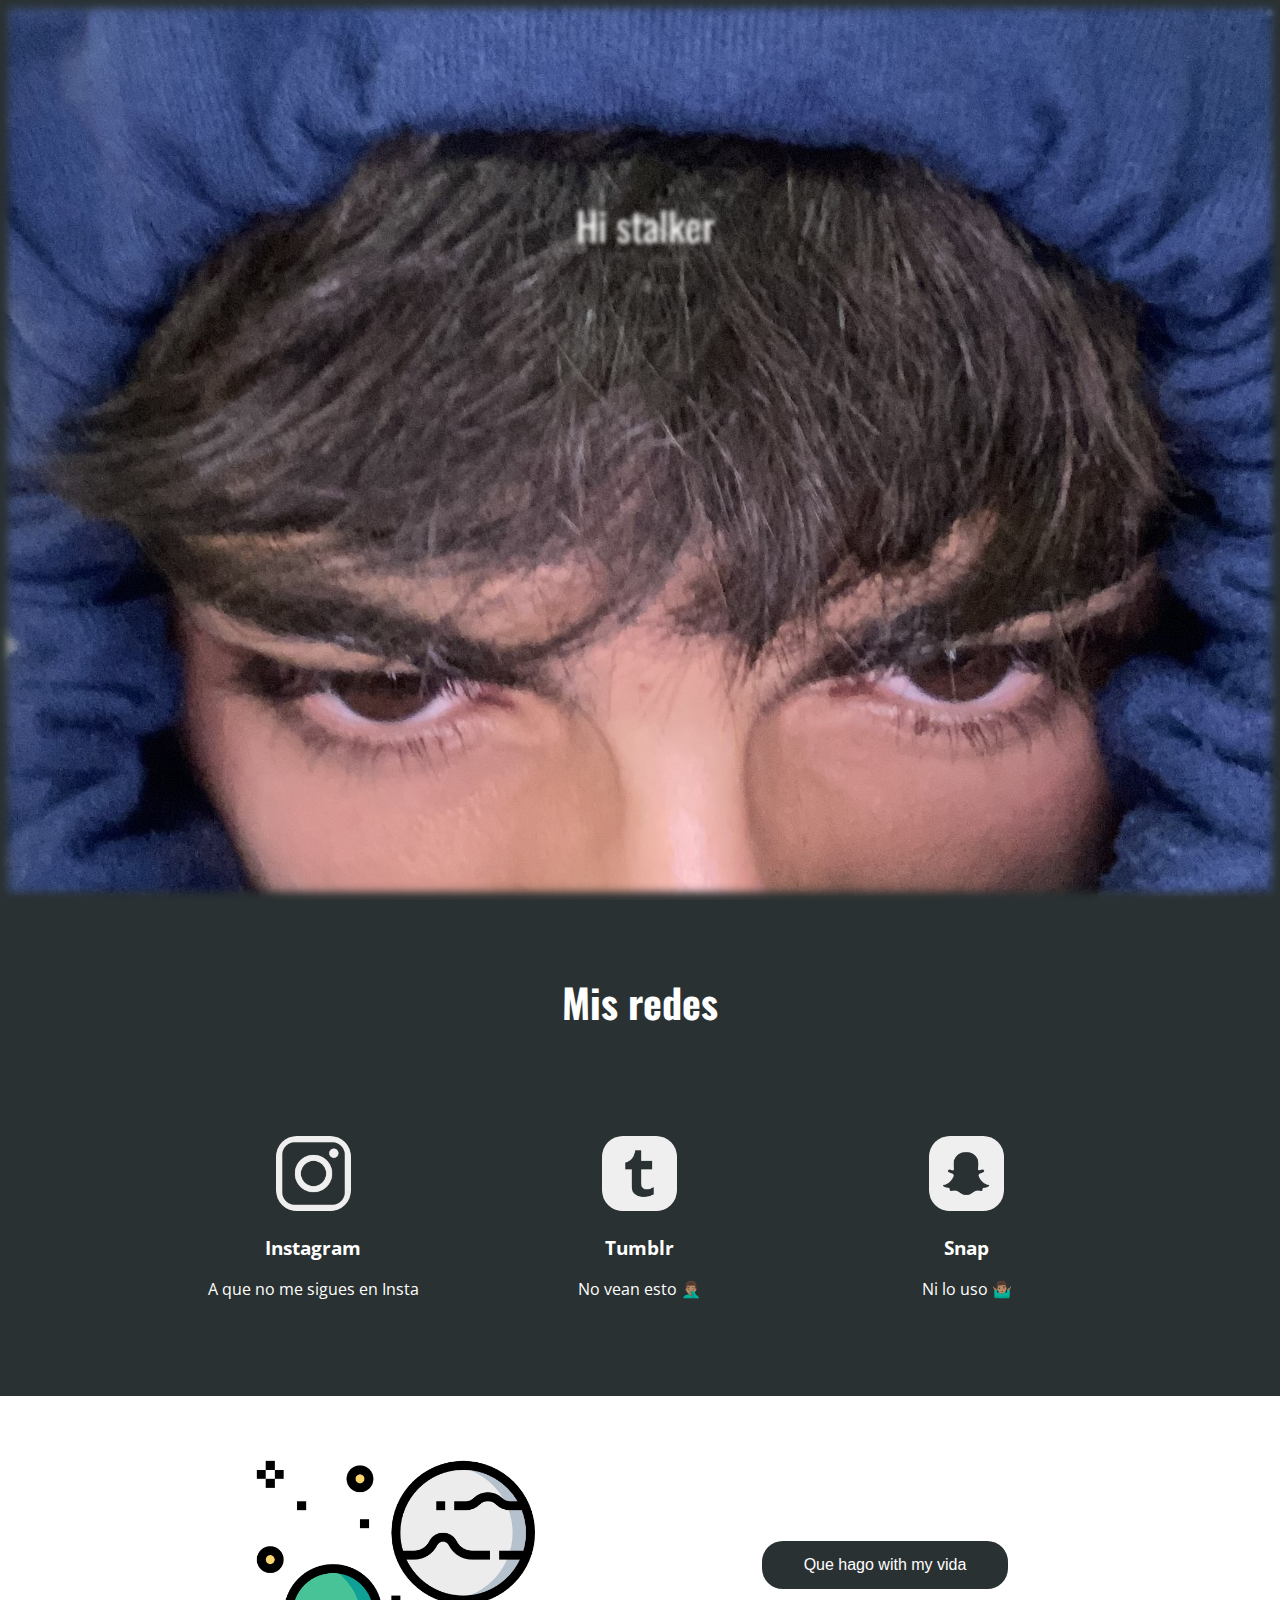
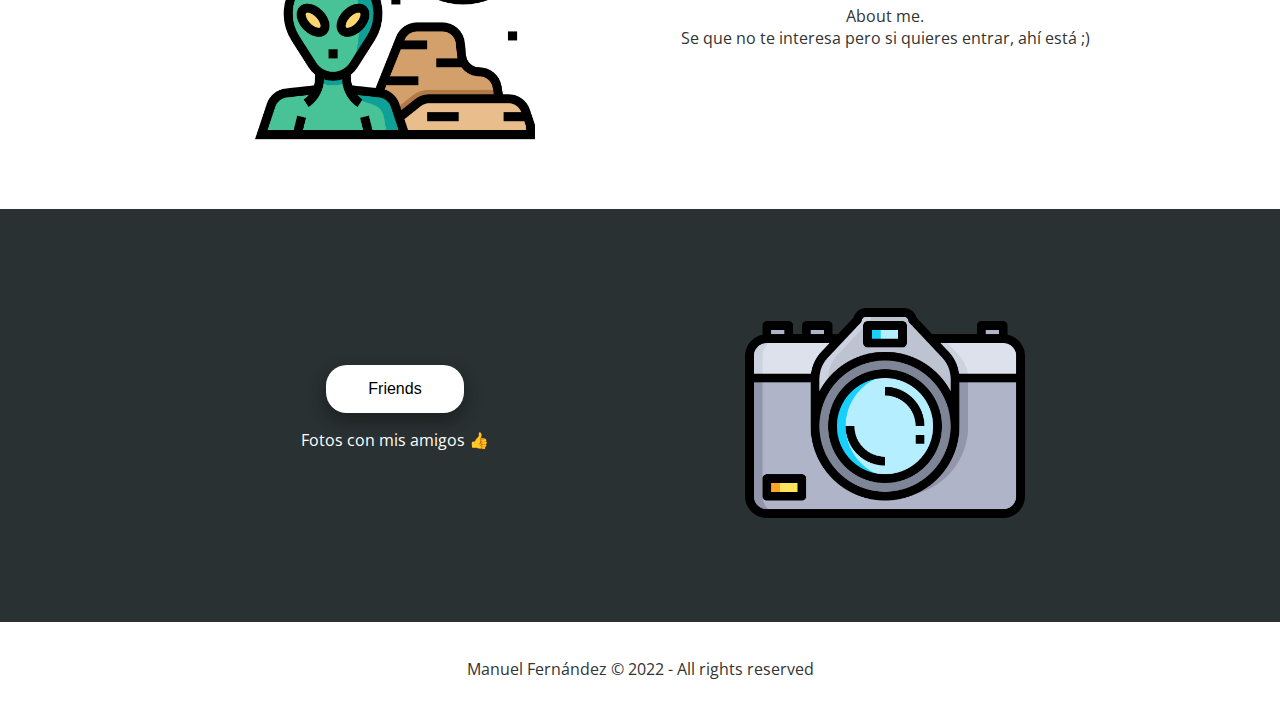
<file: index.html>
<!DOCTYPE html>
<html lang="en">
  <head>
    <meta charset="UTF-8">
    <title>Manu's Blog</title>
    <link rel="shortcut icon" href="img/icon.png" />
    <meta name="viewport" content="width=device-width, user-scalable=no, initial-scale=1.0, maximum-scale=1.0, minimum-scale=1.0">
    <!-- Google Fonts -->
    <link href="https://fonts.googleapis.com/css?family=Open+Sans" rel="stylesheet">
    <link href="https://fonts.googleapis.com/css?family=Oswald" rel="stylesheet">
    <!-- ANIMATE.CSS -->
    <link rel="stylesheet"
      href="https://cdn.jsdelivr.net/npm/animate.css@3.5.2/animate.min.css">
    <!-- Font Awesome -->
    <link rel="stylesheet" href="https://use.fontawesome.com/releases/v5.3.1/css/all.css" integrity="sha384-mzrmE5qonljUremFsqc01SB46JvROS7bZs3IO2EmfFsd15uHvIt+Y8vEf7N7fWAU" crossorigin="anonymous">
    <!-- Custom CSS -->
    <link rel="stylesheet" href="css/style.css">
  </head>
  <body>
    <!-- Header -->
    <header  class="header">
      <div class="header-content animated flash">
        <div class="title">
          Hi stalker
        </div>
        <div class="text">
          :)
        </div>
      </div>
    </header>

    <!-- Services -->
    <div class="services text-center">
      <h3 class="title">Mis redes</h3>
      <div class="container grid-3">
        <div>
          <!--<button type="button" name="igbt"><i class="fab fa-instagram fa-5x"></i></button>-->
          <input type="image" name="botoninsta" class="redes" src="img/instagram.png" width="75px" height="75px" onclick="location.href='https://www.instagram.com/manuu_fzp'"/>
          <h3>Instagram</h3>
          <div>
            A que no me sigues en Insta
          </div>
        </div>
        <div>
          <input type="image" name="botontumblr" class="redes" src="img/tumblr.png" width="75px" height="75px" onclick="location.href='https://www.tumblr.com/blog/manolo007'"/>
          <h3>Tumblr</h3>
          <div>
            No vean esto 🤦🏽‍♂️
          </div>
        </div>
        <div>
          <input type="image" name="botonsnap" class="redes" src="img/snapchat.png" width="75px" height="75px" onclick="location.href='https://www.snapchat.com'"/>
          <h3>Snap</h3>
          <div>
            Ni lo uso 🤷🏽‍♂️
          </div>
        </div>
      </div>
    </div>

    <!-- About -->
    <section class="about bg-light">
      <div class="container text-center">
        <div class="grid-2">
          <div class="center ">
            <!--<i class="fas fa-fighter-jet fa-10x"></i>-->
            <img src="img/extraterrestre.png" class="imgovniplanet">
          </div>
          <div class="center1">
            <!--<h3 class="title">Hobbies</h3>-->
            <input type="button" name="botonhobbies" class="boto" value="Que hago with my vida" onclick="location.href='aboutme.html'"/>
            <p>
              <span>About me.<span/>
              <br>
              <span>Se que no te interesa pero si quieres entrar, ahí está ;)</span>
            </p>
          </div>
        </div>
      </div>
    </section>

    <section>
      <div class="container text-center">
        <div class="grid-2">
          <div class="center1">
            <!--<h3 class="title">About Me</h3>-->
            <input type="button" name="botonamigos" class="boto2" value="Friends" onclick="location.href='friends.html'"/>
            <p>
              <span>Fotos con mis amigos 👍</span>
            </p>
          </div>
          <div class="center">
            <!--<i class="fas fa-cannabis fa-10x"></i>-->
            <img src="img/camara-reflex-digital.png" class="imgovniplanet" >
          </div>
        </div>
      </div>
    </section>
    <!-- Footer -->
    <footer class="text-center bg-light">
      <p>Manuel Fernández &copy; 2022 - All rights reserved</p>
    </footer>
  </body>
</html>
</file>
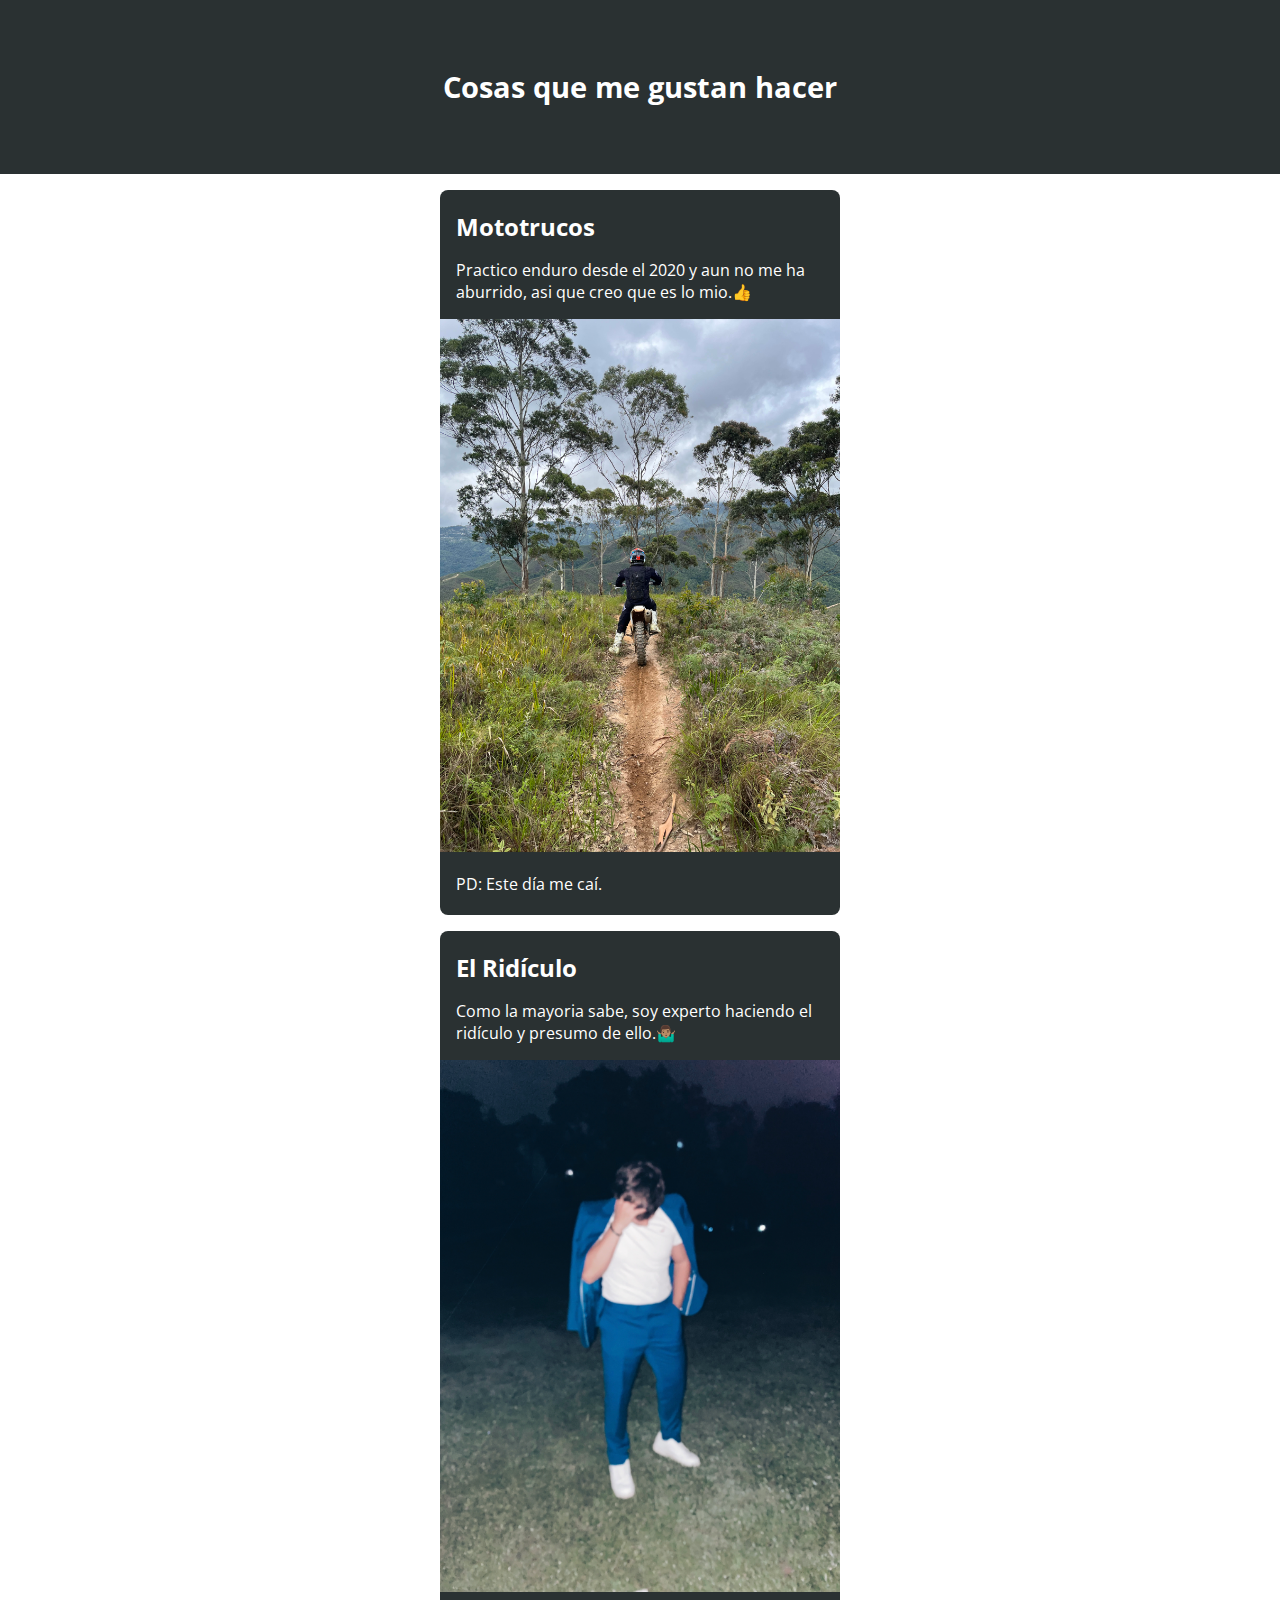
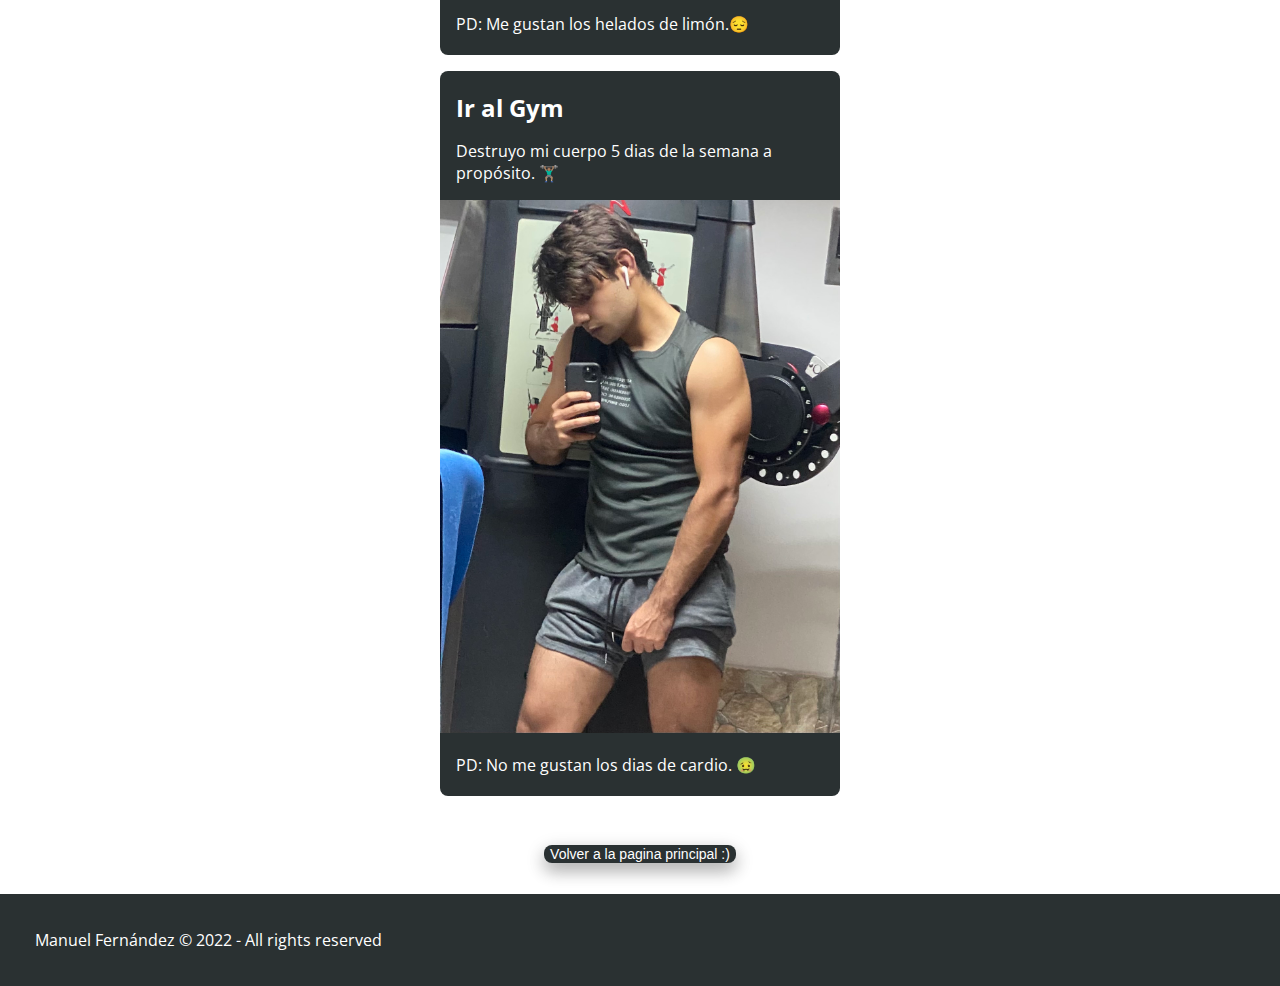
<file: aboutme.html>
<!DOCTYPE html>
<html lang="en">
  <head>
    <meta charset="UTF-8">
    <title>About Me.</title>
    <link rel="shortcut icon" href="img/icon.png" />
    <meta name="viewport" content="width=device-width, user-scalable=no, initial-scale=1.0, maximum-scale=1.0, minimum-scale=1.0">
    <!-- Google Fonts -->
    <link href="https://fonts.googleapis.com/css?family=Open+Sans" rel="stylesheet">
    <link href="https://fonts.googleapis.com/css?family=Oswald" rel="stylesheet">
    <!-- ANIMATE.CSS -->
    <link rel="stylesheet"
      href="https://cdn.jsdelivr.net/npm/animate.css@3.5.2/animate.min.css">
    <!-- Font Awesome -->
    <link rel="stylesheet" href="https://use.fontawesome.com/releases/v5.3.1/css/all.css" integrity="sha384-mzrmE5qonljUremFsqc01SB46JvROS7bZs3IO2EmfFsd15uHvIt+Y8vEf7N7fWAU" crossorigin="anonymous">
    <!-- Custom CSS -->
    <link rel="stylesheet" href="css/styleaboutme.css">
  </head>
  <body>
    <!-- Header -->
    <!DOCTYPE html>
    <header>
        <h1 id="titulo">Cosas que me gustan hacer</h1>
    </header>

    <section class="container">
        <article class="post">
            <h2>Mototrucos</h2>
            <p>Practico enduro desde el 2020 y aun no me ha aburrido,
            asi que creo que es lo mio.👍</p>
            <img src="img/unnamed.jpg" width="400" />
            <p>PD: Este día me caí.</p>
        </article>
        <article class="post">
            <h2>El Ridículo</h2>
            <p>Como la mayoria sabe, soy experto haciendo el ridículo y presumo
            de ello.🤷🏽‍♂️</p>
            <img src="img/ridi.jpg" width="400" />
            <p>PD: Me gustan los helados de limón.😔</p>
        </article>
        <article class="post">
            <h2>Ir al Gym</h2>
            <p>Destruyo mi cuerpo 5 dias de la semana a propósito. 🏋🏽‍♂️</p>
            <img src="img/gym.jpg" width="400" />
            <p>PD: No me gustan los dias de cardio. 🤢</p>
        </article>
    </section>
      <article class="botones">
        <input type="button" name="inicio" class="ubeto" value="Volver a la pagina principal :)" onclick="location.href='index.html'">
      </article>

    <!-- Footer -->
    <footer class="text-center bg-light">
      <p>Manuel Fernández &copy; 2022 - All rights reserved</p>
    </footer>
  </body>
</html>
</file>
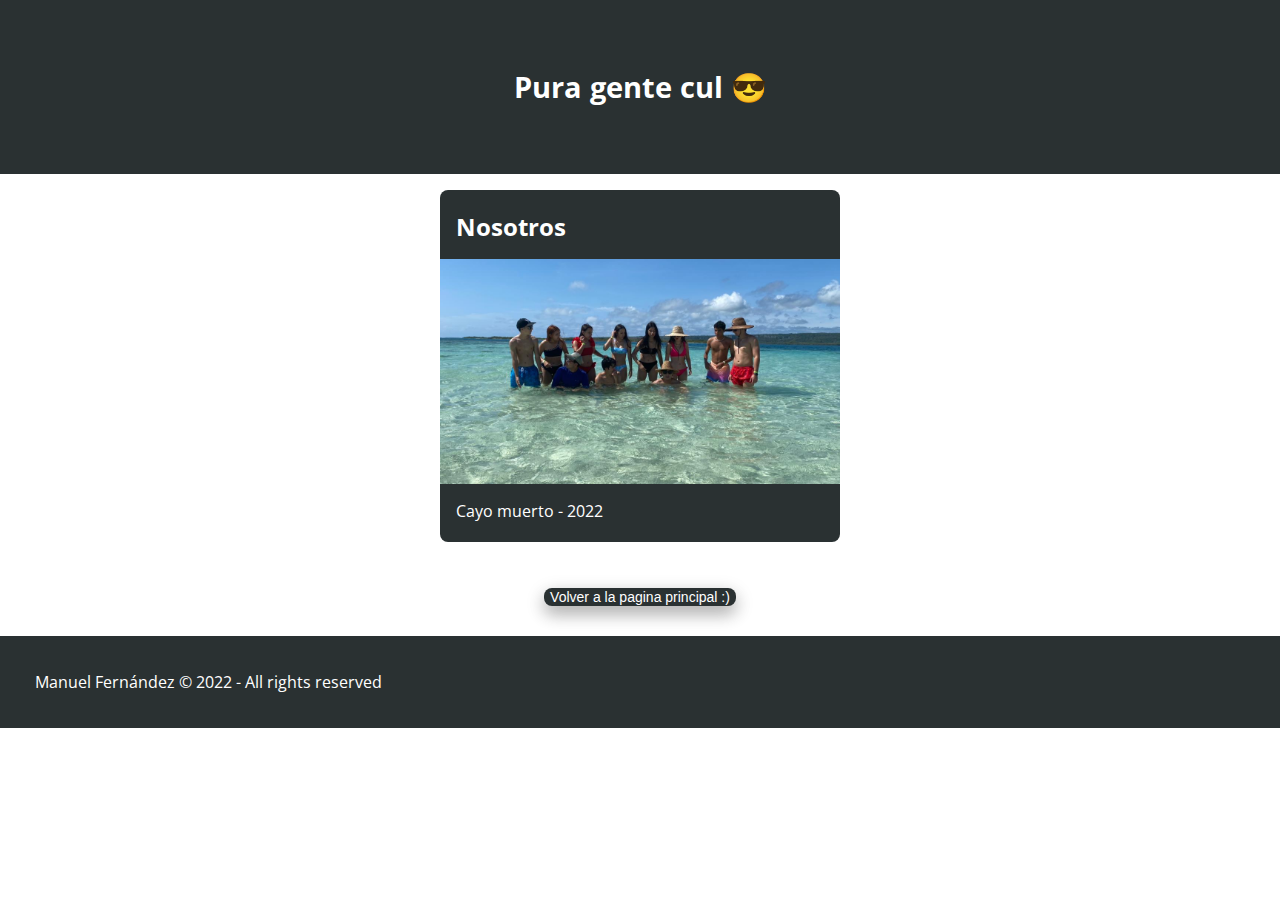
<file: friends.html>
<html lang="en">
  <head>
    <meta charset="UTF-8">
    <title>Friends.</title>
    <link rel="shortcut icon" href="img/icon.png" />
    <meta name="viewport" content="width=device-width, user-scalable=no, initial-scale=1.0, maximum-scale=1.0, minimum-scale=1.0">
    <!-- Google Fonts -->
    <link href="https://fonts.googleapis.com/css?family=Open+Sans" rel="stylesheet">
    <link href="https://fonts.googleapis.com/css?family=Oswald" rel="stylesheet">
    <!-- ANIMATE.CSS -->
    <link rel="stylesheet"
      href="https://cdn.jsdelivr.net/npm/animate.css@3.5.2/animate.min.css">
    <!-- Font Awesome -->
    <link rel="stylesheet" href="https://use.fontawesome.com/releases/v5.3.1/css/all.css" integrity="sha384-mzrmE5qonljUremFsqc01SB46JvROS7bZs3IO2EmfFsd15uHvIt+Y8vEf7N7fWAU" crossorigin="anonymous">
    <!-- Custom CSS -->
    <link rel="stylesheet" href="css/styleaboutme.css">
  </head>
  <body>
    <!-- Header -->
    <!DOCTYPE html>
    <header>
        <h1 id="titulo">Pura gente cul 😎</h1>
    </header>

    <section class="container">
        <article class="post">
            <h2>Nosotros</h2>
            <p></p>
            <img src="img/playa1.jpg" width="400" />
            <p>Cayo muerto - 2022</p>
        </article>
        <!--<article class="post">
            <h2>El Ridículo</h2>
            <p>Como la mayoria sabe, soy experto haciendo el ridículo y presumo
            de ello.🤷🏽‍♂️</p>
            <img src="img/ridiculo.jpg" width="400" />
            <p>PD: Me gustan los helados de limón.😔</p>
        </article>
        <article class="post">
            <h2>Ir al Gym</h2>
            <p>Destruyo mi cuerpo 5 dias de la semana a propósito. 🏋🏽‍♂️</p>
            <img src="img/gym.jpg" width="400" />
            <p>PD: No me gustan los dias de cardio. 🤢</p>
        </article>-->
    </section>
      <article class="botones">
        <input type="button" name="inicio" class="ubeto" value="Volver a la pagina principal :)" onclick="location.href='index.html'">
      </article>

    <!-- Footer -->
    <footer class="text-center bg-light">
      <p>Manuel Fernández &copy; 2022 - All rights reserved</p>
    </footer>
  </body>
</html>
</file>
<file: css/style.css>
body {
  background: #2a3132;
  margin: 0;
  color: #fff;
  font-family: 'Open Sans', sans-serif;
}
  /*rgba(25, 40, 76) color que combina con el sueter*/
.header::after {
  box-shadow: 0 0 8px 8px #2a3132 inset;
  content: '';
  height: 100vh;
  width: 100%;
  background-image: url('../img/header.jpg');
  background-size: cover;
  background-repeat: no-repeat;
  background-position: center;
  display: block;
  filter: blur(10px);
  -webkit-filter: blur(10px);
  transition: all 1000ms;
}

.header:hover::after {
  filter: blur(0px);
  -webkit-filter: blur(0px);
}

.header:hover .header-content {
  filter: blur(2px);
  -webkit-filter: blur(2px);
}

.header-content {
  position: absolute;
  z-index: 1;
  top: 10%;
  left: 50%;
  margin-top: 105px;
  margin-left: -145px;
  width: 300px;
  height: 350px;
  text-align: center;
  transition: all 1000ms;
}

.title {
  font-family: 'Oswald', sans-serif;
  font-size: 2.5rem;

}

.header-content .text {
  line-height: 1.7;
  margin-top: 1rem;
}

.container {
  max-width: 960px;
  margin: auto;
  overflow: hidden;
  padding: 4rem 1rem;
}

.redes{
  transition: box-shadow 0.3s ease;
  border-radius: 1.3rem;
}

.redes:hover {
  box-shadow: 0 0.1rem 0.4rem rgba(255,255,255);

}

.imgovniplanet {
  width: 280px;
  height: 280px;
}



.grid-3 {
  display: grid;
  grid-template-columns: 1fr 1fr 1fr; /* 30px 30px 30px or repeat(3, 1fr)*/
  grid-gap: 20px;
}

.grid-2 {
  display: grid;
  grid-gap: 20px;
  grid-template-columns: repeat(2, 1fr);
}

.text-center {
  text-align: center;
  margin: auto;
}

.bg-light {
  background: #fff;
  color: #333;
}

.bg-dark {
  background: #2f3542;
  color: #f4f4f4;
}

.services {
  padding: 2rem 0;
}

.boto {
  background-color: #2a3132;
  color: white;
  border: none;
  padding: 15px 42px;
  text-align: center;
  font-size: 16px;
  border-radius: 1.3rem;
  border-color: #fff;
  cursor: pointer;
}

.boto {
  transition: box-shadow 0.3s ease;
  box-shadow: 0 0.1rem 0.4rem rgba(255,255,255);
}

.boto:hover {
  box-shadow: 0 8px 16px 0 rgba(0,0,0,0.2), 0 6px 20px 0 rgba(0,0,0,0.19);
  background-color: #2a3132;
  color: white;
}

.center1 {
  margin: auto;
  text-align: center;
}

.boto2 {
  font-family:'Open Sans' sans-serif;
  background-color: #fff;
  color: black;
  border: none;
  padding: 15px 42px;
  text-align: center;
  font-size: 16px;
  border-radius: 1.3rem;
  border-color: #fff;
  cursor: pointer;
}

.boto2 {
  transition: box-shadow 0.3s ease;
  box-shadow: 0 8px 16px 0 rgba(0,0,0,0.2), 0 6px 20px 0 rgba(0,0,0,0.19);
}

.boto2:hover {
  box-shadow: 0 0.1rem 0.4rem rgba(255,255,255);
  background-color: #fff;
  color: black;
}

footer {
  padding: 2.2rem;
}

footer p {
  margin: 0;
}

/* RESPONSIVE */
@media (max-width: 560px) {
  .header::after {
    height: 50vh;
  }

  .header-content {
    top: 5%;
    margin-top: 5px;
  }

  .header-content .logo {
    height: 140px;
    width: 140px;
  }

  .header-content .text {
  /*  display: none;*/
  }

  .grid-3, .grid-2 {
    grid-template-columns: 1fr;
  }

  .services div {
    padding: 1.4rem 1rem;
  }
}

/* Landscape */
@media(max-height: 500px) {
  .header-content .title, .header-content .text {
    display: none;
  }
  .header-content {
    top: 0;
  }
}
</file>
<file: css/styleaboutme.css>
body {
  background-color: #fff;
  margin: 0;
  color: #000;
  font-family: 'Open Sans', sans-serif;
}

header {
  background-color: #2a3132;
  color: white;
  padding: 3rem 2rem;
}

header h1 {
  font-size: 1.8rem;
  text-align: center;
}

.container {
  width: 400px;
  margin: 0 auto;
}

section article {
  transition: box-shadow 0.3s ease;
  background-color: #2a3132;
  margin: 1rem auto;
  border-radius: 0.5rem;
  color: #fff;
  padding: 0.25rem 0;
  cursor: pointer;
}

section article h2, section article p {
  margin: 1rem;
}

section article:hover {
  box-shadow: 0 0.1rem 0.4rem rgba(0,0,0,3);
}

.botones {
  margin: 0;
  text-align: center;
  padding: 30px 20px;
}

.ubeto {
  transition: box-shadow 0.3s ease;
  box-shadow: 0 8px 16px 0 rgba(0,0,0,0.2), 0 6px 20px 0 rgba(0,0,0,0.19);
  border-radius: 0.5rem;
  border: none;
  background-color: #2a3132;
  cursor: pointer;
  color: white;
  font-size: 14px;
}

.ubeto:hover {
  box-shadow: 0 0.1rem 0.4rem rgba(0, 0, 0, 3);
  background-color: #2a3132;
  color: white;
}

.bg-light {
  background: #2a3132;
  color: #fff;
}


footer {
  padding: 2.2rem;
}

footer p {
  margin: 0;
}
</file>
